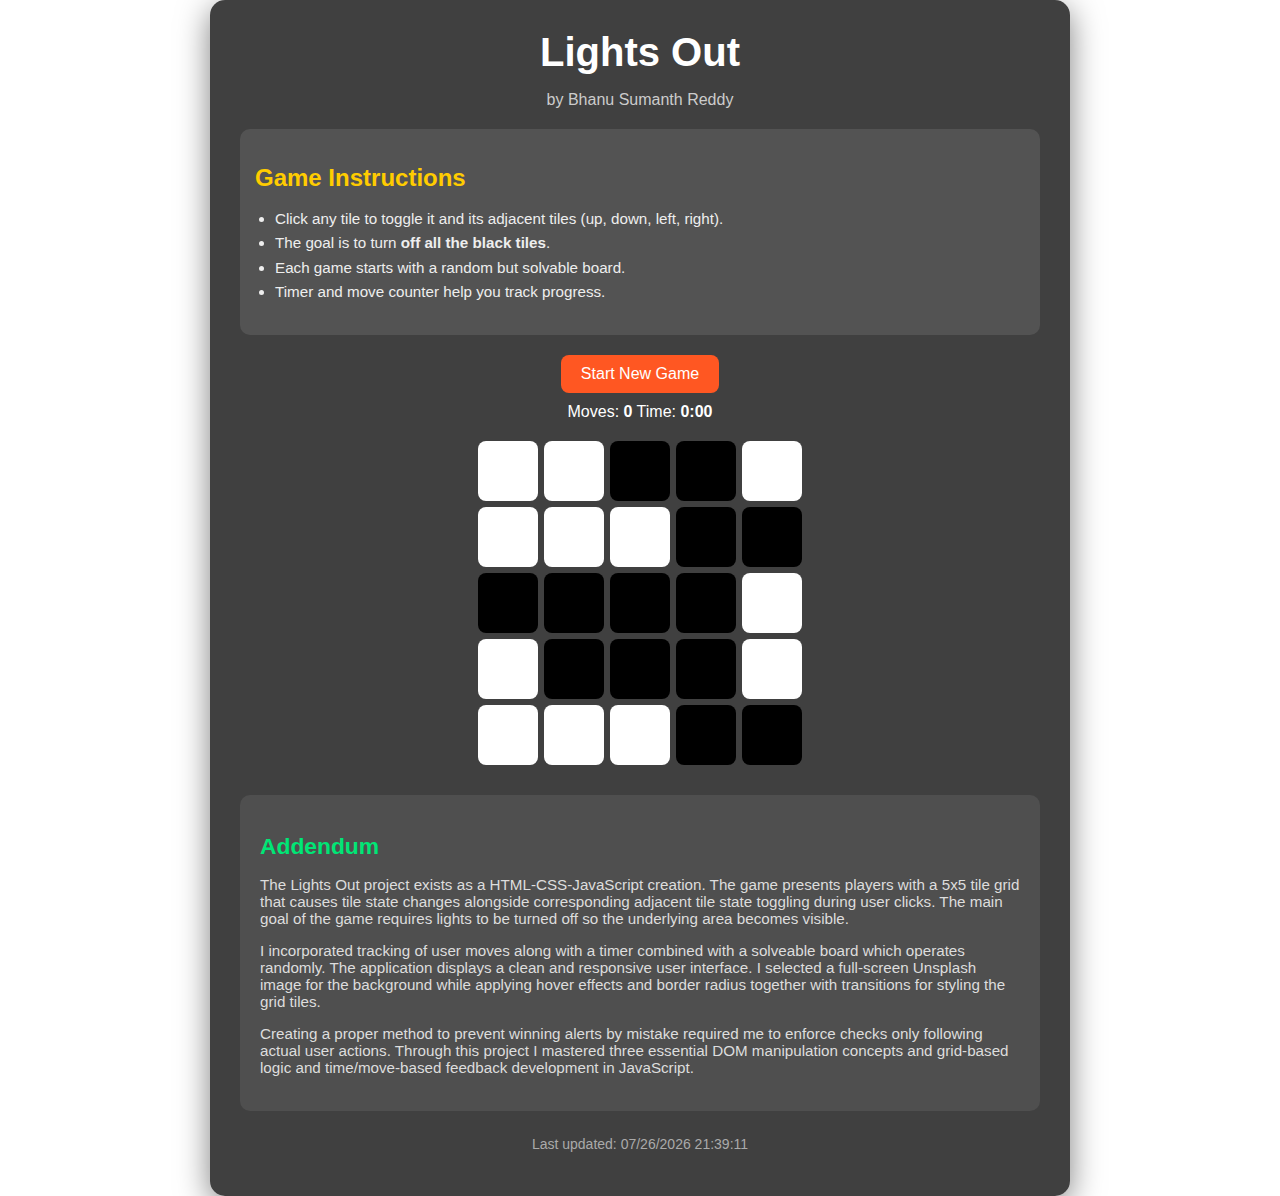
<file: final/index.html>
<!DOCTYPE html>
<html lang="en">
<head>
  <meta charset="UTF-8" />
  <meta name="viewport" content="width=device-width, initial-scale=1.0"/>
  <title>Lights Out – Bhanu Sumanth Reddy</title>
  <link rel="stylesheet" href="style.css">
</head>
<body>
  <div class="container">
    <header>
      <h1>Lights Out</h1>
      <p class="subtitle">by Bhanu Sumanth Reddy</p>
    </header>

    <main>
      <section class="instructions">
        <h2>Game Instructions</h2>
        <ul>
          <li>Click any tile to toggle it and its adjacent tiles (up, down, left, right).</li>
          <li>The goal is to turn <strong>off all the black tiles</strong>.</li>
          <li>Each game starts with a random but solvable board.</li>
          <li>Timer and move counter help you track progress.</li>
        </ul>
      </section>

      <div class="controls">
        <button id="restart">Start New Game</button>
        <div id="status">
          <span>Moves: <strong id="moveCount">0</strong></span>
          <span>Time: <strong id="timeElapsed">0:00</strong></span>
        </div>
      </div>

      <div id="board"></div>
    </main>

    <section class="addendum">
      <h2>Addendum</h2>
      <p>The Lights Out project exists as a HTML-CSS-JavaScript creation. The game presents players with a 5x5 tile grid that causes tile state changes alongside corresponding adjacent tile state toggling during user clicks. The main goal of the game requires lights to be turned off so the underlying area becomes visible.</p>

        <p>I incorporated tracking of user moves along with a timer combined with a solveable board which operates randomly. The application displays a clean and responsive user interface. I selected a full-screen Unsplash image for the background while applying hover effects and border radius together with transitions for styling the grid tiles.</p>
        
       <p>Creating a proper method to prevent winning alerts by mistake required me to enforce checks only following actual user actions. Through this project I mastered three essential DOM manipulation concepts and grid-based logic and time/move-based feedback development in JavaScript.</p>
    </section>

    <footer>
      <p>Last updated: <span id="lastModified"></span></p>
    </footer>
  </div>

  <script>
    document.getElementById('lastModified').textContent = document.lastModified;
  </script>
  <script src="script.js"></script>
</body>
</html>
</file>
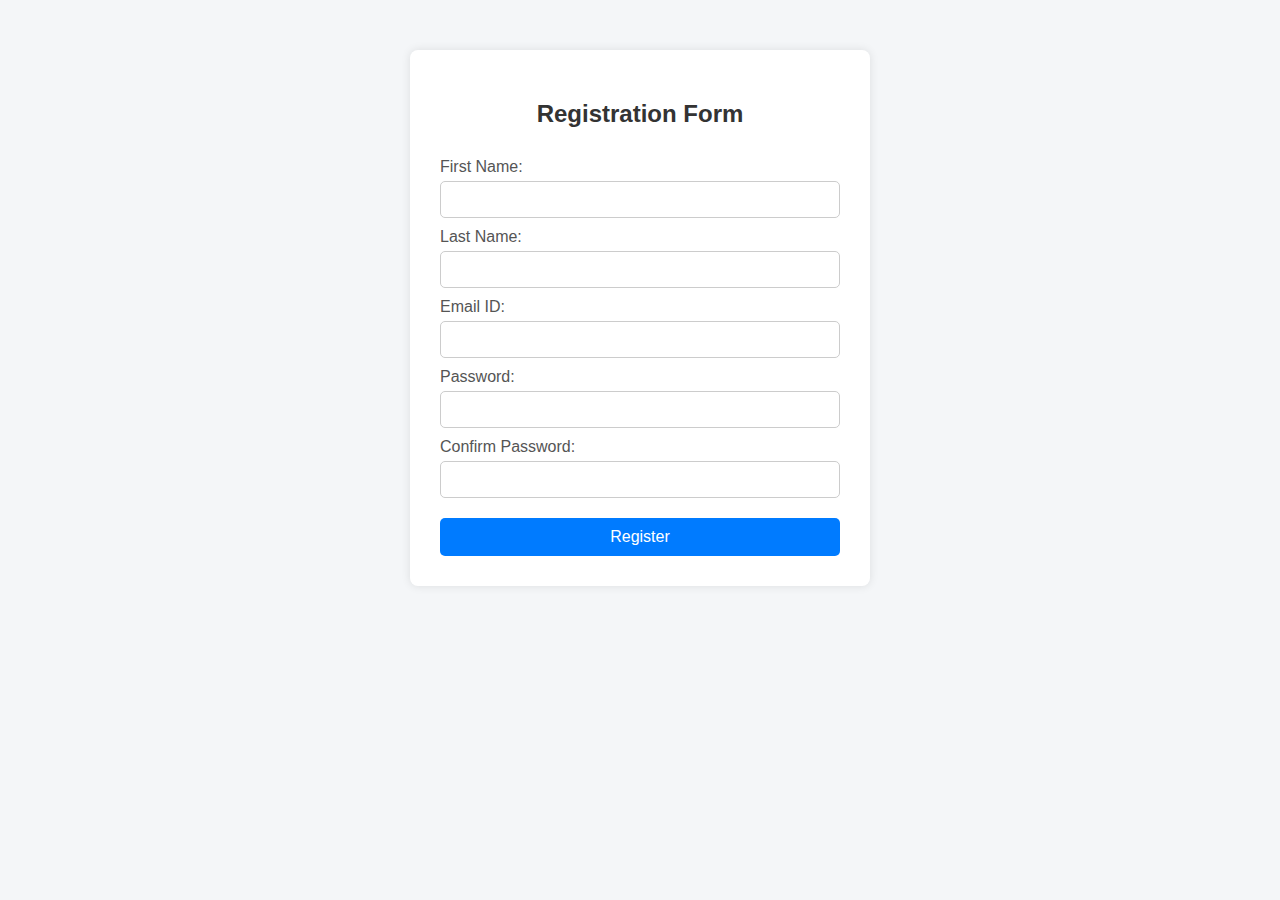
<file: lab8/index.html>
<!DOCTYPE html>
<html lang="en">
<head>
  <meta charset="UTF-8">
  <title>Secure Registration Form</title>
  <link rel="stylesheet" href="style.css">
  <script src="validation.js" defer></script>
</head>
<body>

  <div class="container">
    <h2>Registration Form</h2>
    <form id="registrationForm">
      <label for="firstName">First Name:</label>
      <input type="text" id="firstName" name="firstName" required>

      <label for="lastName">Last Name:</label>
      <input type="text" id="lastName" name="lastName" required>

      <label for="email">Email ID:</label>
      <input type="email" id="email" name="email" required>

      <label for="password">Password:</label>
      <input type="password" id="password" name="password" required>

      <label for="confirmPassword">Confirm Password:</label>
      <input type="password" id="confirmPassword" name="confirmPassword" required>

      <input type="submit" value="Register">
    </form>

    <p id="successMessage" style="color: green; display: none; text-align: center; margin-top: 15px;">
       Registration successful!
    </p>
  </div>

</body>
</html>
</file>
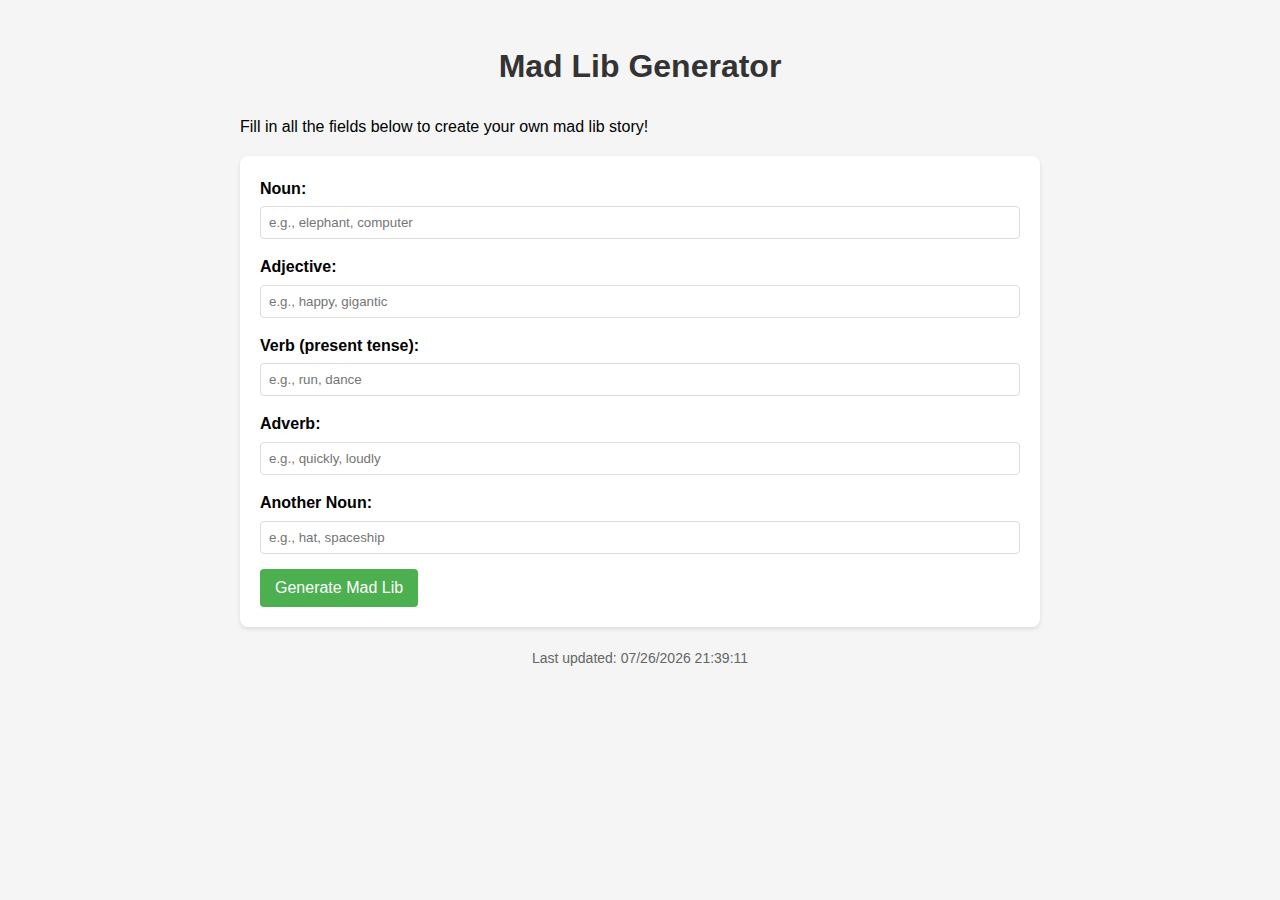
<file: Website/Public/ITC505/lab-7/index.html>
<!DOCTYPE html>
<html lang="en">
<head>
    <meta charset="UTF-8">
    <meta name="viewport" content="width=device-width, initial-scale=1.0">
    <title>Mad Lib Generator</title>
    <style>
        body {
            font-family: Arial, sans-serif;
            line-height: 1.6;
            max-width: 800px;
            margin: 0 auto;
            padding: 20px;
            background-color: #f5f5f5;
        }
        h1 {
            color: #333;
            text-align: center;
        }
        form {
            background-color: white;
            padding: 20px;
            border-radius: 8px;
            box-shadow: 0 2px 4px rgba(0, 0, 0, 0.1);
        }
        .form-group {
            margin-bottom: 15px;
        }
        label {
            display: block;
            margin-bottom: 5px;
            font-weight: bold;
        }
        input[type="text"] {
            width: 100%;
            padding: 8px;
            border: 1px solid #ddd;
            border-radius: 4px;
            box-sizing: border-box;
        }
        button {
            background-color: #4CAF50;
            color: white;
            padding: 10px 15px;
            border: none;
            border-radius: 4px;
            cursor: pointer;
            font-size: 16px;
        }
        button:hover {
            background-color: #45a049;
        }
        footer {
            margin-top: 20px;
            text-align: center;
            font-size: 14px;
            color: #666;
        }
    </style>
</head>
<body>
    <h1>Mad Lib Generator</h1>
    <p>Fill in all the fields below to create your own mad lib story!</p>
    
    <form method="POST" action="/ITC505/lab-7/index.html">
        <div class="form-group">
            <label for="noun1">Noun:</label>
            <input type="text" id="noun1" name="noun1" placeholder="e.g., elephant, computer" required>
        </div>
        
        <div class="form-group">
            <label for="adjective1">Adjective:</label>
            <input type="text" id="adjective1" name="adjective1" placeholder="e.g., happy, gigantic" required>
        </div>
        
        <div class="form-group">
            <label for="verb1">Verb (present tense):</label>
            <input type="text" id="verb1" name="verb1" placeholder="e.g., run, dance" required>
        </div>
        
        <div class="form-group">
            <label for="adverb1">Adverb:</label>
            <input type="text" id="adverb1" name="adverb1" placeholder="e.g., quickly, loudly" required>
        </div>
        
        <div class="form-group">
            <label for="noun2">Another Noun:</label>
            <input type="text" id="noun2" name="noun2" placeholder="e.g., hat, spaceship" required>
        </div>
        
        <button type="submit">Generate Mad Lib</button>
    </form>
    
    <footer>
        <p>Last updated: 
            <span id="lastModified"></span>
        </p>
    </footer>
    <script type="text/javascript">
         var x = document.lastModified;
         document.getElementById('lastModified').textContent = x;
    </script>
</body>
</html>
</file>
<file: final/style.css>
body {
    margin: 0;
    font-family: 'Segoe UI', sans-serif;
    background: url('https://images.unsplash.com/photo-1522199710521-72d69614c702?auto=format&fit=crop&w=1350&q=80') no-repeat center center fixed;
    background-size: cover;
    color: #fff;
    display: flex;
    justify-content: center;
    align-items: center;
    min-height: 100vh;
    overflow-x: hidden;
  }
  
  .container {
    background-color: rgba(0, 0, 0, 0.75);
    padding: 30px;
    border-radius: 15px;
    text-align: center;
    width: 95%;
    max-width: 800px;
    box-shadow: 0 8px 32px rgba(0, 0, 0, 0.5);
  }
  
  header h1 {
    font-size: 2.5rem;
    margin: 0;
  }
  
  .subtitle {
    font-size: 1rem;
    color: #ccc;
    margin-bottom: 20px;
  }
  
  .instructions {
    text-align: left;
    background: rgba(255, 255, 255, 0.1);
    padding: 15px;
    border-radius: 10px;
    margin-bottom: 20px;
  }
  
  .instructions h2 {
    color: #ffcc00;
    margin-bottom: 10px;
  }
  
  .instructions ul {
    padding-left: 20px;
    line-height: 1.6;
    font-size: 0.95rem;
    color: #eee;
  }
  
  .controls {
    margin-bottom: 15px;
  }
  
  #restart {
    padding: 10px 20px;
    font-size: 16px;
    border: none;
    border-radius: 8px;
    background-color: #ff5722;
    color: white;
    cursor: pointer;
    transition: background 0.3s;
  }
  
  #restart:hover {
    background-color: #e64a19;
  }
  
  #status {
    margin-top: 10px;
    font-size: 1rem;
  }
  
  #board {
    display: grid;
    grid-template-columns: repeat(5, 60px);
    gap: 6px;
    justify-content: center;
    margin: 20px 0;
  }
  
  .cell {
    width: 60px;
    height: 60px;
    background-color: black;
    border-radius: 8px;
    transition: background-color 0.2s;
    cursor: pointer;
  }
  
  .cell.off {
    background-color: white;
  }
  
  .addendum {
    background: rgba(255, 255, 255, 0.08);
    padding: 20px;
    border-radius: 10px;
    text-align: left;
    color: #ddd;
    margin-top: 30px;
    font-size: 0.95rem;
  }
  
  .addendum h2 {
    color: #00e676;
    margin-bottom: 10px;
  }
  
  footer {
    margin-top: 25px;
    font-size: 14px;
    color: #aaa;
  }
</file>
<file: lab8/style.css>
body {
    background-color: #f4f6f8;
    font-family: Arial, sans-serif;
  }
  
  .container {
    width: 400px;
    margin: 50px auto;
    padding: 30px;
    background-color: #ffffff;
    box-shadow: 0 0 10px rgba(0, 0, 0, 0.1);
    border-radius: 8px;
  }
  
  h2 {
    text-align: center;
    color: #333333;
  }
  
  form {
    display: flex;
    flex-direction: column;
  }
  
  label {
    margin-top: 10px;
    margin-bottom: 5px;
    color: #555555;
  }
  
  input[type="text"],
  input[type="email"],
  input[type="password"] {
    padding: 10px;
    border: 1px solid #cccccc;
    border-radius: 5px;
  }
  
  input[type="submit"] {
    margin-top: 20px;
    padding: 10px;
    background-color: #007BFF;
    color: white;
    border: none;
    border-radius: 5px;
    cursor: pointer;
    font-size: 16px;
  }
  
  input[type="submit"]:hover {
    background-color: #0056b3;
  }
</file>
